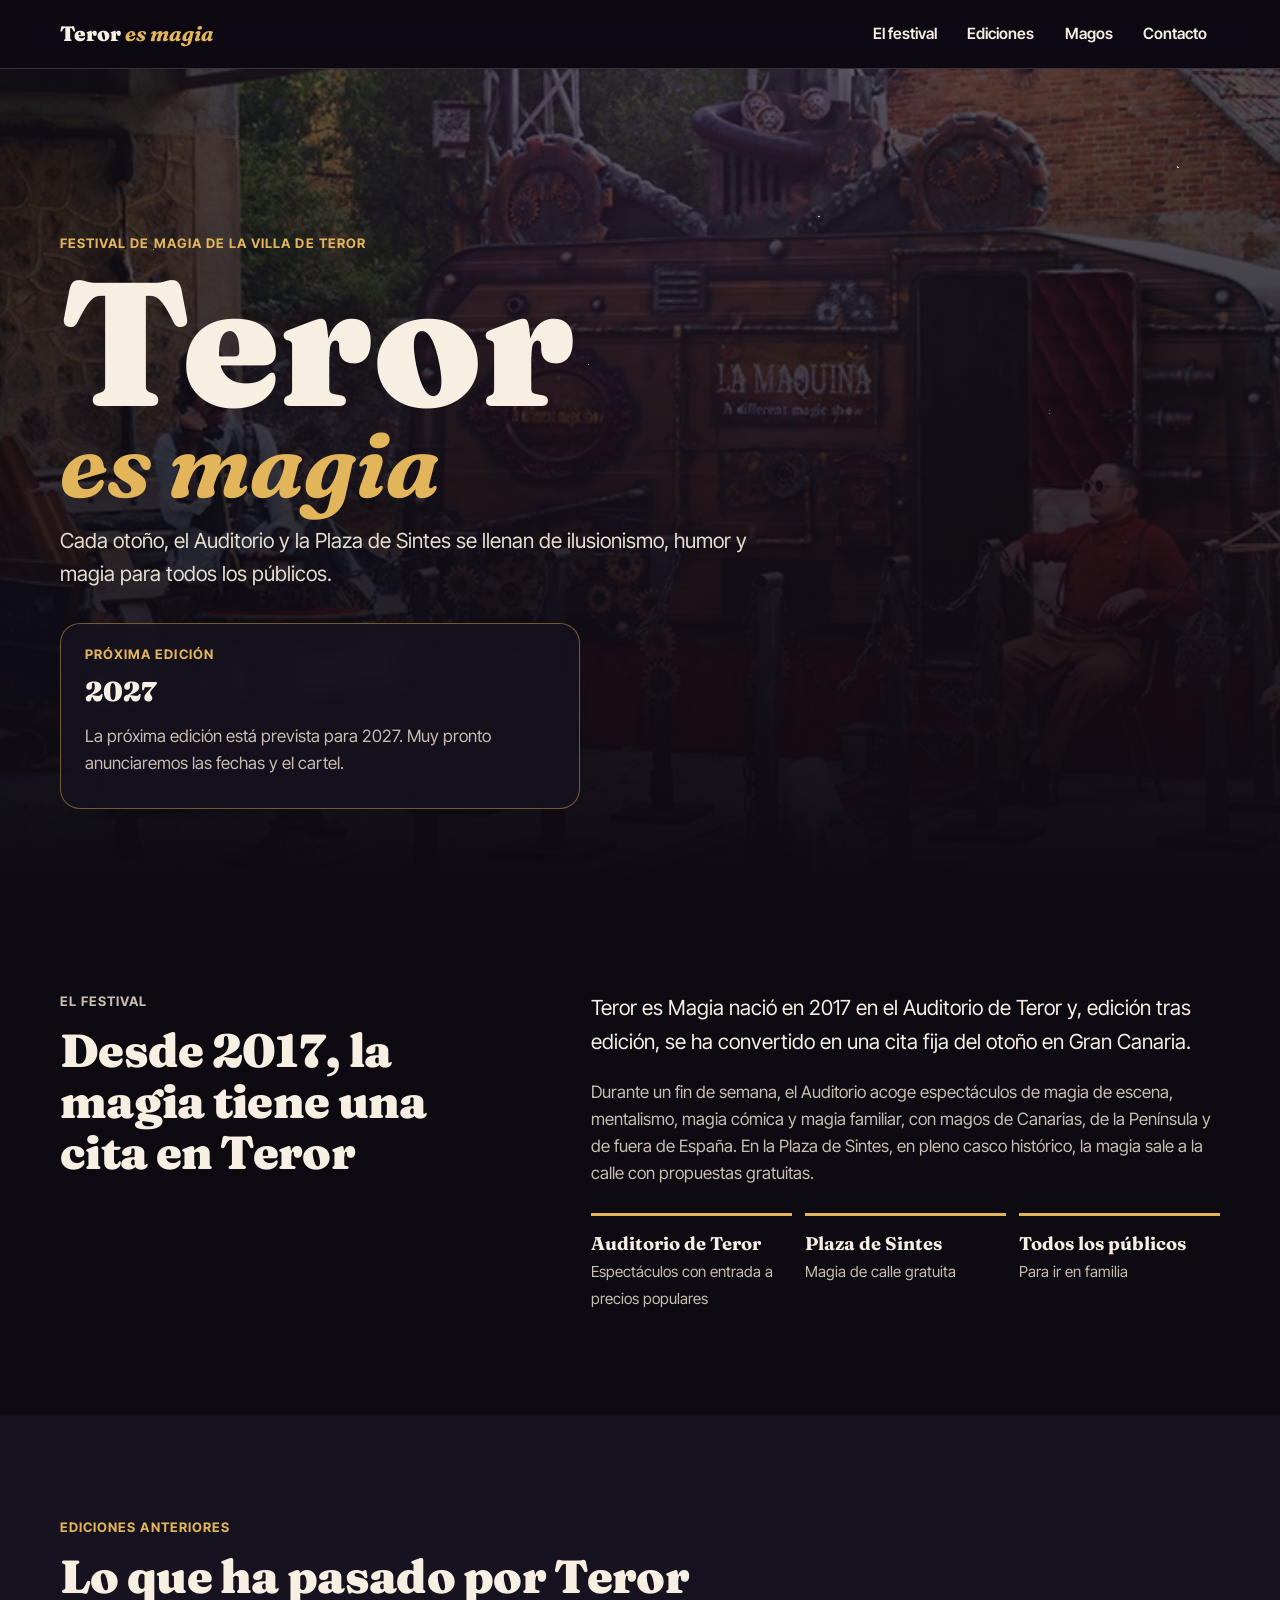
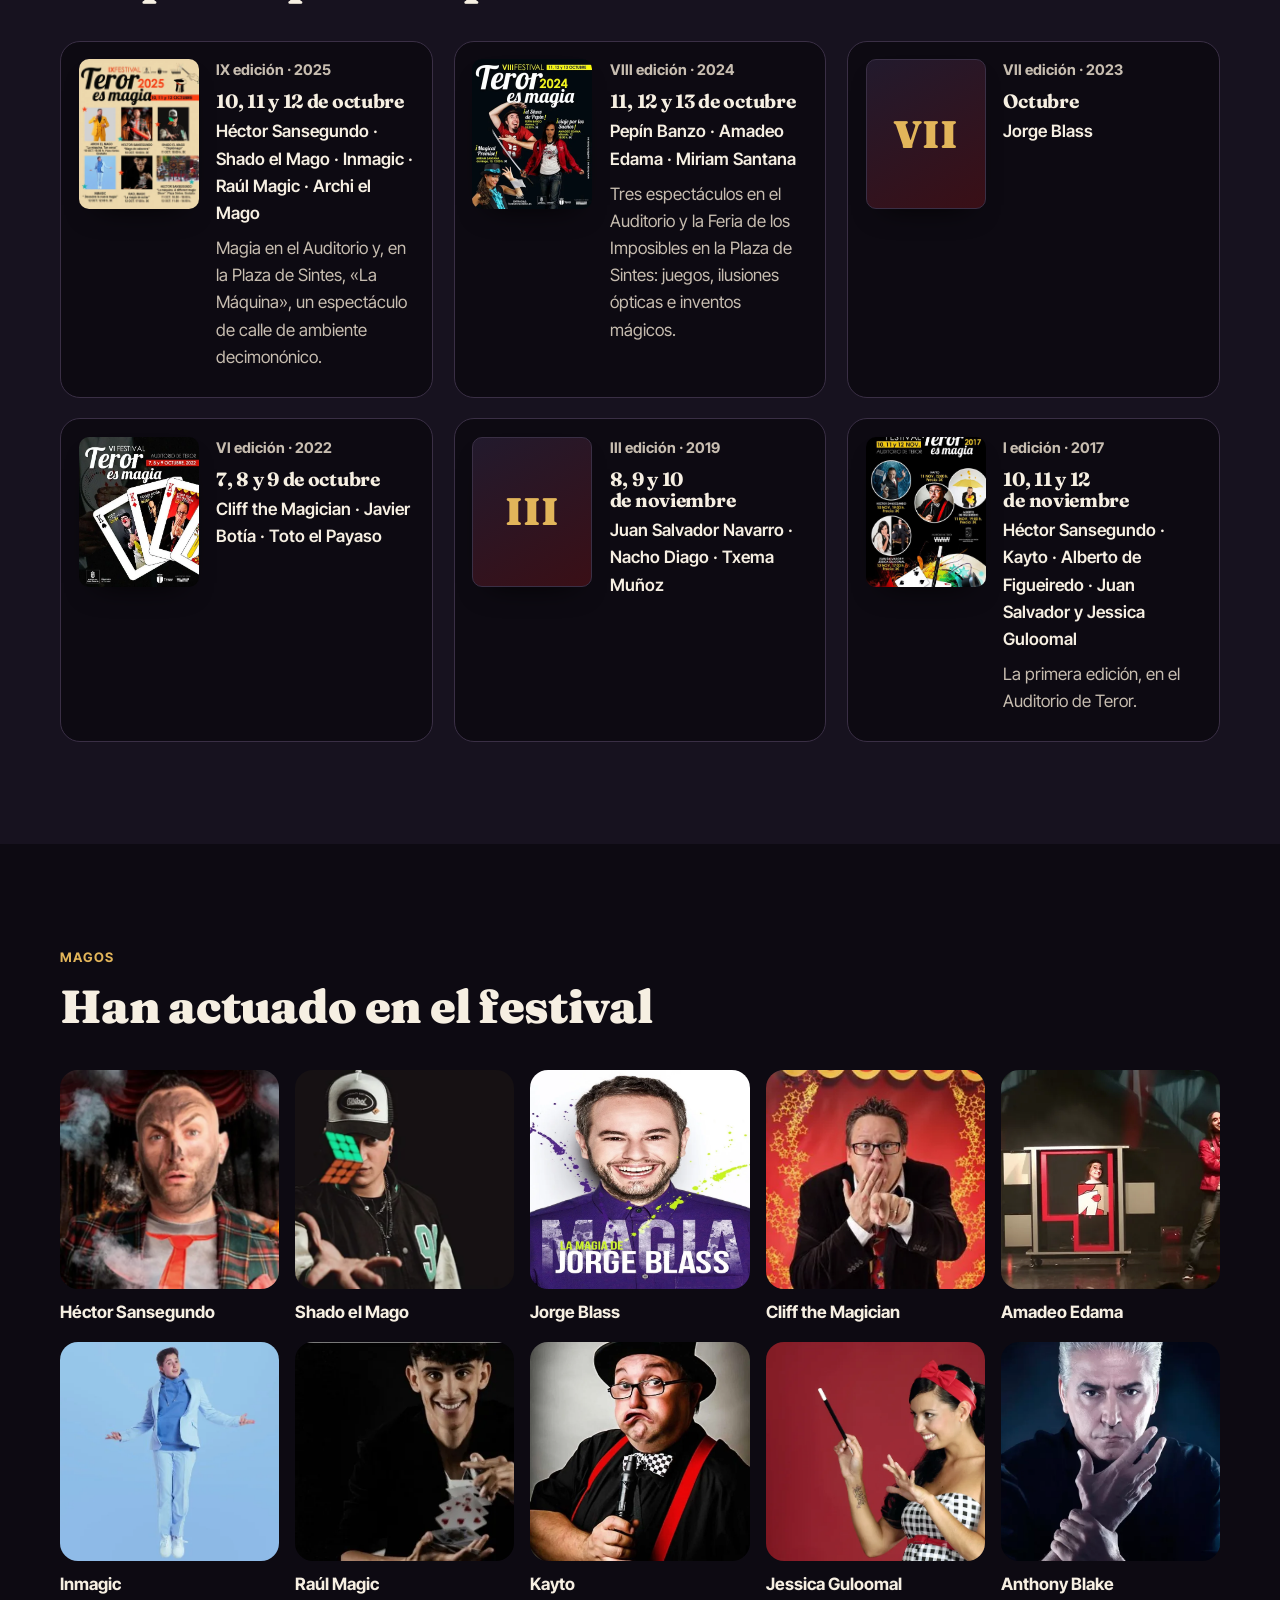
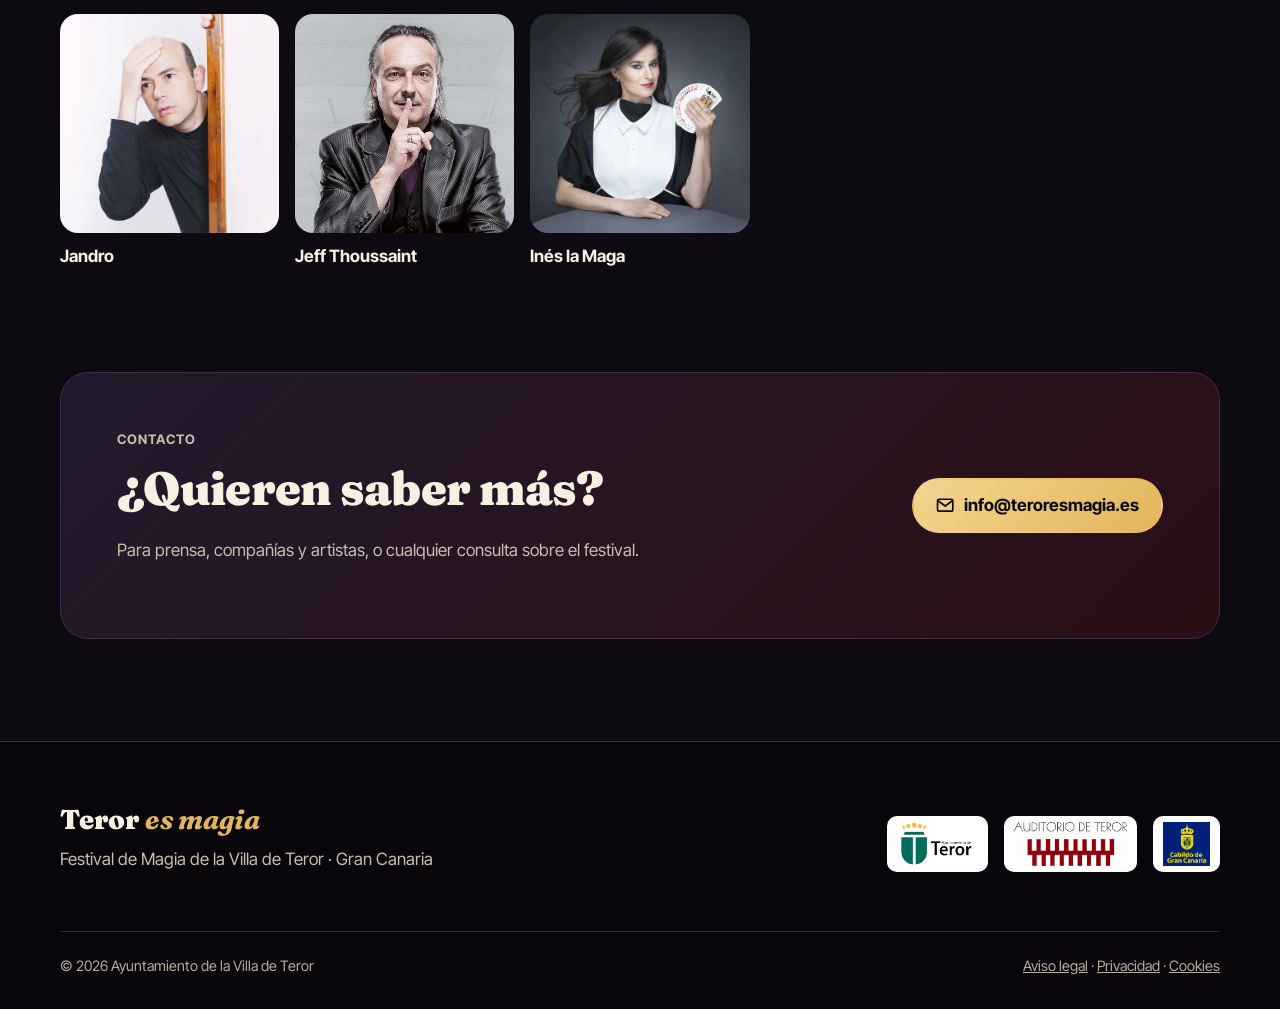
<file: index.html>
<!doctype html>
<html lang="es" class="sin-js">
<head>
<meta charset="utf-8">
<meta name="viewport" content="width=device-width, initial-scale=1">
<title>Teror es Magia · Festival de Magia de la Villa de Teror</title>
<meta name="description" content="Festival de magia de Teror (Gran Canaria) desde 2017: espectáculos en el Auditorio y magia de calle en la Plaza de Sintes.">
<link rel="canonical" href="https://teroresmagia.es/">
<meta name="theme-color" content="#0d0a12">
<meta property="og:type" content="website">
<meta property="og:site_name" content="Teror es Magia">
<meta property="og:locale" content="es_ES">
<meta property="og:title" content="Teror es Magia · Festival de Magia de la Villa de Teror">
<meta property="og:description" content="Festival de magia de Teror (Gran Canaria) desde 2017: espectáculos en el Auditorio y magia de calle en la Plaza de Sintes.">
<meta property="og:url" content="https://teroresmagia.es/">
<meta property="og:image" content="https://teroresmagia.es/img/og.png">
<meta name="twitter:card" content="summary_large_image">
<link rel="icon" href="/favicon.svg" type="image/svg+xml">
<link rel="icon" href="/favicon.png" type="image/png">
<link rel="apple-touch-icon" href="/apple-touch-icon.png">
<link rel="manifest" href="/site.webmanifest">
<link rel="preload" href="/fonts/fraunces-latin-900-normal.woff2" as="font" type="font/woff2" crossorigin>
<link rel="preload" href="/fonts/inter-tight-latin-400-normal.woff2" as="font" type="font/woff2" crossorigin>
<link rel="stylesheet" href="/css/estilos.css">
</head>
<body>
<a class="saltar" href="#contenido">Saltar al contenido</a>
<header class="nav">
  <div class="contenedor nav-fila">
    <a class="marca" href="/" aria-label="Teror es Magia, ir al inicio"><span class="logo"><b>Teror</b> <i>es magia</i></span></a>
    <button class="boton-menu" type="button" aria-controls="menu" aria-expanded="false"><span class="visualmente-oculto">Abrir menú</span><svg viewBox="0 0 24 24" fill="none" stroke="currentColor" stroke-width="2.2" stroke-linecap="round" aria-hidden="true"><path d="M4 7h16M4 12h16M4 17h16"/></svg></button>
    <ul class="menu" id="menu"><li><a href="/#festival">El festival</a></li><li><a href="/#ediciones">Ediciones</a></li><li><a href="/#magos">Magos</a></li><li><a href="/#contacto">Contacto</a></li></ul>
  </div>
</header>
<main id="contenido">
<section class="portada con-foto">
  <img class="portada-foto" src="/img/fotos/la-maquina-800.webp" srcset="/img/fotos/la-maquina-800.webp 800w, /img/fotos/la-maquina-1600.webp 1600w" sizes="100vw" alt="Espectáculo de magia de calle con una gran máquina de ambiente decimonónico en la Plaza de Sintes" loading="eager" decoding="async" fetchpriority="high">
  <div class="estrellas" aria-hidden="true"></div>
  <div class="contenedor portada-txt">
    <p class="antetitulo">Festival de Magia de la Villa de Teror</p>
    <h1><span class="t1">Teror</span> <span class="t2">es magia</span></h1>
    <p class="entradilla">Cada otoño, el Auditorio y la Plaza de Sintes se llenan de ilusionismo, humor y magia para todos los públicos.</p>
    <div class="proxima aparece">
      <p class="proxima-etiqueta">Próxima edición</p>
      <p class="proxima-fechas">2027</p>
      <p>La próxima edición está prevista para 2027. Muy pronto anunciaremos las fechas y el cartel.</p>
      
    </div>
  </div>
</section>

<section class="seccion" id="festival" aria-labelledby="t-festival">
  <div class="contenedor festival-grid">
    <div><p class="antetitulo">El festival</p><h2 id="t-festival">Desde 2017, la magia tiene una cita en Teror</h2></div>
    <div>
      <p class="entradilla">Teror es Magia nació en 2017 en el Auditorio de Teror y, edición tras edición, se ha convertido en una cita fija del otoño en Gran Canaria.</p>
      <p>Durante un fin de semana, el Auditorio acoge espectáculos de magia de escena, mentalismo, magia cómica y magia familiar, con magos de Canarias, de la Península y de fuera de España. En la Plaza de Sintes, en pleno casco histórico, la magia sale a la calle con propuestas gratuitas.</p>
      <ul class="datos">
        <li><strong>Auditorio de Teror</strong><span>Espectáculos con entrada a precios populares</span></li>
        <li><strong>Plaza de Sintes</strong><span>Magia de calle gratuita</span></li>
        <li><strong>Todos los públicos</strong><span>Para ir en familia</span></li>
      </ul>
    </div>
  </div>
</section>

<section class="seccion seccion-alta" id="ediciones" aria-labelledby="t-ediciones">
  <div class="contenedor">
    <div class="cabecera-seccion"><p class="antetitulo">Ediciones anteriores</p><h2 id="t-ediciones">Lo que ha pasado por Teror</h2></div>
    <ol class="ediciones"><li class="edicion aparece con-cartel">
      <img class="cartel" src="/img/carteles/2025-800.webp" srcset="/img/carteles/2025-800.webp 800w, /img/carteles/2025-1600.webp 1600w" sizes="(min-width: 900px) 260px, 70vw" alt="Cartel del IX Festival Teror es Magia, 10, 11 y 12 de octubre de 2025" loading="lazy" decoding="async">
      <div class="edicion-txt"><p class="edicion-n">IX edición · 2025</p>
      <h3>10, 11 y 12 de octubre</h3><p class="edicion-artistas">Héctor Sansegundo · Shado el Mago · Inmagic · Raúl Magic · Archi el Mago</p>
      <p>Magia en el Auditorio y, en la Plaza de Sintes, «La Máquina», un espectáculo de calle de ambiente decimonónico.</p></div></li><li class="edicion aparece con-cartel">
      <img class="cartel" src="/img/carteles/2024-800.webp" srcset="/img/carteles/2024-800.webp 800w, /img/carteles/2024-1600.webp 1600w" sizes="(min-width: 900px) 260px, 70vw" alt="Cartel del VIII Festival Teror es Magia, 11, 12 y 13 de octubre de 2024" loading="lazy" decoding="async">
      <div class="edicion-txt"><p class="edicion-n">VIII edición · 2024</p>
      <h3>11, 12 y 13 de octubre</h3><p class="edicion-artistas">Pepín Banzo · Amadeo Edama · Miriam Santana</p>
      <p>Tres espectáculos en el Auditorio y la Feria de los Imposibles en la Plaza de Sintes: juegos, ilusiones ópticas e inventos mágicos.</p></div></li><li class="edicion aparece">
      <div class="cartel cartel-vacio" aria-hidden="true"><span>VII</span></div>
      <div class="edicion-txt"><p class="edicion-n">VII edición · 2023</p>
      <h3>Octubre</h3><p class="edicion-artistas">Jorge Blass</p>
      </div></li><li class="edicion aparece con-cartel">
      <img class="cartel" src="/img/carteles/2022-800.webp" srcset="/img/carteles/2022-800.webp 800w, /img/carteles/2022-1600.webp 1600w" sizes="(min-width: 900px) 260px, 70vw" alt="Cartel del VI Festival Teror es Magia, 7, 8 y 9 de octubre de 2022" loading="lazy" decoding="async">
      <div class="edicion-txt"><p class="edicion-n">VI edición · 2022</p>
      <h3>7, 8 y 9 de octubre</h3><p class="edicion-artistas">Cliff the Magician · Javier Botía · Toto el Payaso</p>
      </div></li><li class="edicion aparece">
      <div class="cartel cartel-vacio" aria-hidden="true"><span>III</span></div>
      <div class="edicion-txt"><p class="edicion-n">III edición · 2019</p>
      <h3>8, 9 y 10 de noviembre</h3><p class="edicion-artistas">Juan Salvador Navarro · Nacho Diago · Txema Muñoz</p>
      </div></li><li class="edicion aparece con-cartel">
      <img class="cartel" src="/img/carteles/2017-800.webp" srcset="/img/carteles/2017-800.webp 800w, /img/carteles/2017-1600.webp 1600w" sizes="(min-width: 900px) 260px, 70vw" alt="Cartel del I Festival Teror es Magia, 10, 11 y 12 de noviembre de 2017" loading="lazy" decoding="async">
      <div class="edicion-txt"><p class="edicion-n">I edición · 2017</p>
      <h3>10, 11 y 12 de noviembre</h3><p class="edicion-artistas">Héctor Sansegundo · Kayto · Alberto de Figueiredo · Juan Salvador y Jessica Guloomal</p>
      <p>La primera edición, en el Auditorio de Teror.</p></div></li></ol>
  </div>
</section>

<section class="seccion" id="magos" aria-labelledby="t-magos">
  <div class="contenedor">
    <div class="cabecera-seccion"><p class="antetitulo">Magos</p><h2 id="t-magos">Han actuado en el festival</h2></div>
    <ul class="magos"><li class="mago aparece"><img class="mago-foto" src="/img/magos/hector-sansegundo-800.webp" srcset="/img/magos/hector-sansegundo-800.webp 800w, /img/magos/hector-sansegundo-1600.webp 1600w" sizes="(min-width: 900px) 220px, 45vw" alt="Héctor Sansegundo" loading="lazy" decoding="async"><p>Héctor Sansegundo</p></li><li class="mago aparece"><img class="mago-foto" src="/img/magos/shado-el-mago-800.webp" srcset="/img/magos/shado-el-mago-800.webp 800w, /img/magos/shado-el-mago-1600.webp 1600w" sizes="(min-width: 900px) 220px, 45vw" alt="Shado el Mago" loading="lazy" decoding="async"><p>Shado el Mago</p></li><li class="mago aparece"><img class="mago-foto" src="/img/magos/jorge-blass-800.webp" srcset="/img/magos/jorge-blass-800.webp 800w, /img/magos/jorge-blass-1600.webp 1600w" sizes="(min-width: 900px) 220px, 45vw" alt="Jorge Blass" loading="lazy" decoding="async"><p>Jorge Blass</p></li><li class="mago aparece"><img class="mago-foto" src="/img/magos/cliff-the-magician-800.webp" srcset="/img/magos/cliff-the-magician-800.webp 800w, /img/magos/cliff-the-magician-1600.webp 1600w" sizes="(min-width: 900px) 220px, 45vw" alt="Cliff the Magician" loading="lazy" decoding="async"><p>Cliff the Magician</p></li><li class="mago aparece"><img class="mago-foto" src="/img/magos/amadeo-edama-800.webp" srcset="/img/magos/amadeo-edama-800.webp 800w, /img/magos/amadeo-edama-1600.webp 1600w" sizes="(min-width: 900px) 220px, 45vw" alt="Amadeo Edama" loading="lazy" decoding="async"><p>Amadeo Edama</p></li><li class="mago aparece"><img class="mago-foto" src="/img/magos/inmagic-800.webp" srcset="/img/magos/inmagic-800.webp 800w, /img/magos/inmagic-1600.webp 1600w" sizes="(min-width: 900px) 220px, 45vw" alt="Inmagic" loading="lazy" decoding="async"><p>Inmagic</p></li><li class="mago aparece"><img class="mago-foto" src="/img/magos/raul-magic-800.webp" srcset="/img/magos/raul-magic-800.webp 800w, /img/magos/raul-magic-1600.webp 1600w" sizes="(min-width: 900px) 220px, 45vw" alt="Raúl Magic" loading="lazy" decoding="async"><p>Raúl Magic</p></li><li class="mago aparece"><img class="mago-foto" src="/img/magos/kayto-800.webp" srcset="/img/magos/kayto-800.webp 800w, /img/magos/kayto-1600.webp 1600w" sizes="(min-width: 900px) 220px, 45vw" alt="Kayto" loading="lazy" decoding="async"><p>Kayto</p></li><li class="mago aparece"><img class="mago-foto" src="/img/magos/jessica-guloomal-800.webp" srcset="/img/magos/jessica-guloomal-800.webp 800w, /img/magos/jessica-guloomal-1600.webp 1600w" sizes="(min-width: 900px) 220px, 45vw" alt="Jessica Guloomal" loading="lazy" decoding="async"><p>Jessica Guloomal</p></li><li class="mago aparece"><img class="mago-foto" src="/img/magos/anthony-blake-800.webp" srcset="/img/magos/anthony-blake-800.webp 800w, /img/magos/anthony-blake-1600.webp 1600w" sizes="(min-width: 900px) 220px, 45vw" alt="Anthony Blake" loading="lazy" decoding="async"><p>Anthony Blake</p></li><li class="mago aparece"><img class="mago-foto" src="/img/magos/jandro-800.webp" srcset="/img/magos/jandro-800.webp 800w, /img/magos/jandro-1600.webp 1600w" sizes="(min-width: 900px) 220px, 45vw" alt="Jandro" loading="lazy" decoding="async"><p>Jandro</p></li><li class="mago aparece"><img class="mago-foto" src="/img/magos/jeff-thoussaint-800.webp" srcset="/img/magos/jeff-thoussaint-800.webp 800w, /img/magos/jeff-thoussaint-1600.webp 1600w" sizes="(min-width: 900px) 220px, 45vw" alt="Jeff Thoussaint" loading="lazy" decoding="async"><p>Jeff Thoussaint</p></li><li class="mago aparece"><img class="mago-foto" src="/img/magos/ines-la-maga-800.webp" srcset="/img/magos/ines-la-maga-800.webp 800w, /img/magos/ines-la-maga-1600.webp 1600w" sizes="(min-width: 900px) 220px, 45vw" alt="Inés la Maga" loading="lazy" decoding="async"><p>Inés la Maga</p></li></ul>
  </div>
</section>

<section class="seccion contacto" id="contacto" aria-labelledby="t-contacto">
  <div class="contenedor contacto-caja aparece">
    <div><p class="antetitulo">Contacto</p><h2 id="t-contacto">¿Quieren saber más?</h2>
    <p>Para prensa, compañías y artistas, o cualquier consulta sobre el festival.</p></div>
    <a class="boton boton-oro" href="mailto:info@teroresmagia.es?subject=Consulta%20sobre%20Teror%20es%20Magia"><svg viewBox="0 0 24 24" fill="none" stroke="currentColor" stroke-width="2" stroke-linecap="round" stroke-linejoin="round" aria-hidden="true"><rect x="3" y="5" width="18" height="14" rx="2"/><path d="m4 7 8 6 8-6"/></svg> info@teroresmagia.es</a>
  </div>
</section>
</main>
<footer class="pie">
  <div class="contenedor">
    <div class="pie-arriba">
      <div><p class="pie-logo"><b>Teror</b> <i>es magia</i></p>
      <p>Festival de Magia de la Villa de Teror · Gran Canaria</p></div>
      <div class="pie-logos">
        <img src="/img/logos/ayuntamiento-teror.jpg" width="550" height="298" alt="Ayuntamiento de Teror" loading="lazy">
        <img src="/img/logos/auditorio-teror.png" width="359" height="140" alt="Auditorio de Teror" loading="lazy">
        <img src="/img/logos/cabildo-gran-canaria.png" width="1744" height="1638" alt="Cabildo de Gran Canaria" loading="lazy">
      </div>
    </div>
    <div class="pie-base">
      <span>© <span id="anio">2026</span> Ayuntamiento de la Villa de Teror</span>
      <span><a href="/aviso-legal">Aviso legal</a> · <a href="/privacidad">Privacidad</a> · <a href="/cookies">Cookies</a></span>
    </div>
  </div>
</footer>
<script src="/js/main.js" defer></script>
<script type="application/ld+json">{"@context": "https://schema.org", "@type": "Festival", "name": "Teror es Magia", "description": "Festival de Magia de la Villa de Teror, en Gran Canaria.", "url": "https://teroresmagia.es/", "location": {"@type": "Place", "name": "Auditorio de Teror", "address": {"@type": "PostalAddress", "streetAddress": "Plaza de Sintes", "addressLocality": "Teror", "postalCode": "35330", "addressRegion": "Las Palmas", "addressCountry": "ES"}}}</script>
</body>
</html>
</file>
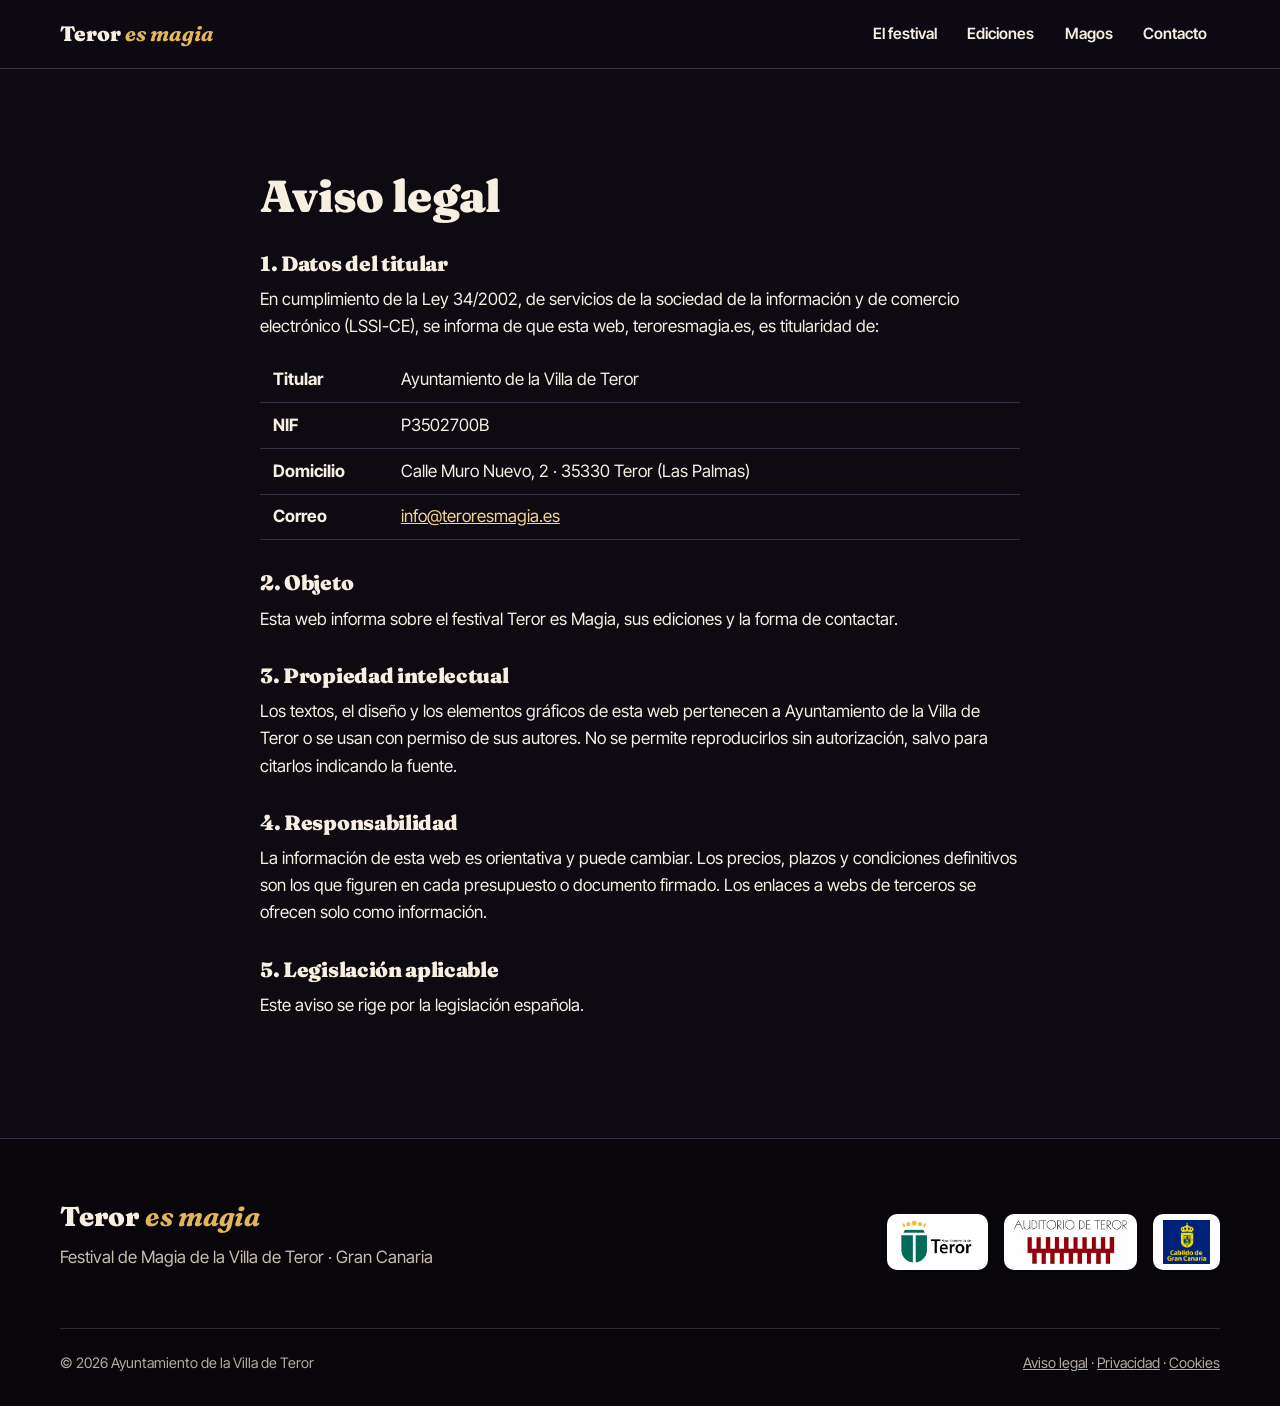
<file: aviso-legal.html>
<!doctype html>
<html lang="es" class="sin-js">
<head>
<meta charset="utf-8">
<meta name="viewport" content="width=device-width, initial-scale=1">
<title>Aviso legal · Teror es Magia</title>
<meta name="description" content="Aviso legal de la web de Teror es Magia.">
<link rel="canonical" href="https://teroresmagia.es/aviso-legal">
<meta name="theme-color" content="#0d0a12">
<meta property="og:type" content="website">
<meta property="og:site_name" content="Teror es Magia">
<meta property="og:locale" content="es_ES">
<meta property="og:title" content="Aviso legal · Teror es Magia">
<meta property="og:description" content="Aviso legal de la web de Teror es Magia.">
<meta property="og:url" content="https://teroresmagia.es/aviso-legal">
<meta property="og:image" content="https://teroresmagia.es/img/og.png">
<meta name="twitter:card" content="summary_large_image">
<link rel="icon" href="/favicon.svg" type="image/svg+xml">
<link rel="icon" href="/favicon.png" type="image/png">
<link rel="apple-touch-icon" href="/apple-touch-icon.png">
<link rel="manifest" href="/site.webmanifest">
<link rel="preload" href="/fonts/fraunces-latin-900-normal.woff2" as="font" type="font/woff2" crossorigin>
<link rel="preload" href="/fonts/inter-tight-latin-400-normal.woff2" as="font" type="font/woff2" crossorigin>
<link rel="stylesheet" href="/css/estilos.css">
</head>
<body>
<a class="saltar" href="#contenido">Saltar al contenido</a>
<header class="nav">
  <div class="contenedor nav-fila">
    <a class="marca" href="/" aria-label="Teror es Magia, ir al inicio"><span class="logo"><b>Teror</b> <i>es magia</i></span></a>
    <button class="boton-menu" type="button" aria-controls="menu" aria-expanded="false"><span class="visualmente-oculto">Abrir menú</span><svg viewBox="0 0 24 24" fill="none" stroke="currentColor" stroke-width="2.2" stroke-linecap="round" aria-hidden="true"><path d="M4 7h16M4 12h16M4 17h16"/></svg></button>
    <ul class="menu" id="menu"><li><a href="/#festival">El festival</a></li><li><a href="/#ediciones">Ediciones</a></li><li><a href="/#magos">Magos</a></li><li><a href="/#contacto">Contacto</a></li></ul>
  </div>
</header>
<main id="contenido">
<section class="seccion legal"><div class="contenedor estrecho"><h1>Aviso legal</h1><h2>1. Datos del titular</h2>
<p>En cumplimiento de la Ley 34/2002, de servicios de la sociedad de la información y de comercio electrónico (LSSI-CE), se informa de que esta web, teroresmagia.es, es titularidad de:</p>
<table class="tabla-legal">
<tr><th scope="row">Titular</th><td>Ayuntamiento de la Villa de Teror</td></tr>
<tr><th scope="row">NIF</th><td>P3502700B</td></tr>
<tr><th scope="row">Domicilio</th><td>Calle Muro Nuevo, 2 · 35330 Teror (Las Palmas)</td></tr>
<tr><th scope="row">Correo</th><td><a href="mailto:info@teroresmagia.es">info@teroresmagia.es</a></td></tr>

</table>
<h2>2. Objeto</h2>
<p>Esta web informa sobre el festival Teror es Magia, sus ediciones y la forma de contactar.</p>
<h2>3. Propiedad intelectual</h2>
<p>Los textos, el diseño y los elementos gráficos de esta web pertenecen a Ayuntamiento de la Villa de Teror o se usan con permiso de sus autores. No se permite reproducirlos sin autorización, salvo para citarlos indicando la fuente.</p>
<h2>4. Responsabilidad</h2>
<p>La información de esta web es orientativa y puede cambiar. Los precios, plazos y condiciones definitivos son los que figuren en cada presupuesto o documento firmado. Los enlaces a webs de terceros se ofrecen solo como información.</p>
<h2>5. Legislación aplicable</h2>
<p>Este aviso se rige por la legislación española.</p></div></section>
</main>
<footer class="pie">
  <div class="contenedor">
    <div class="pie-arriba">
      <div><p class="pie-logo"><b>Teror</b> <i>es magia</i></p>
      <p>Festival de Magia de la Villa de Teror · Gran Canaria</p></div>
      <div class="pie-logos">
        <img src="/img/logos/ayuntamiento-teror.jpg" width="550" height="298" alt="Ayuntamiento de Teror" loading="lazy">
        <img src="/img/logos/auditorio-teror.png" width="359" height="140" alt="Auditorio de Teror" loading="lazy">
        <img src="/img/logos/cabildo-gran-canaria.png" width="1744" height="1638" alt="Cabildo de Gran Canaria" loading="lazy">
      </div>
    </div>
    <div class="pie-base">
      <span>© <span id="anio">2026</span> Ayuntamiento de la Villa de Teror</span>
      <span><a href="/aviso-legal">Aviso legal</a> · <a href="/privacidad">Privacidad</a> · <a href="/cookies">Cookies</a></span>
    </div>
  </div>
</footer>
<script src="/js/main.js" defer></script>

</body>
</html>
</file>
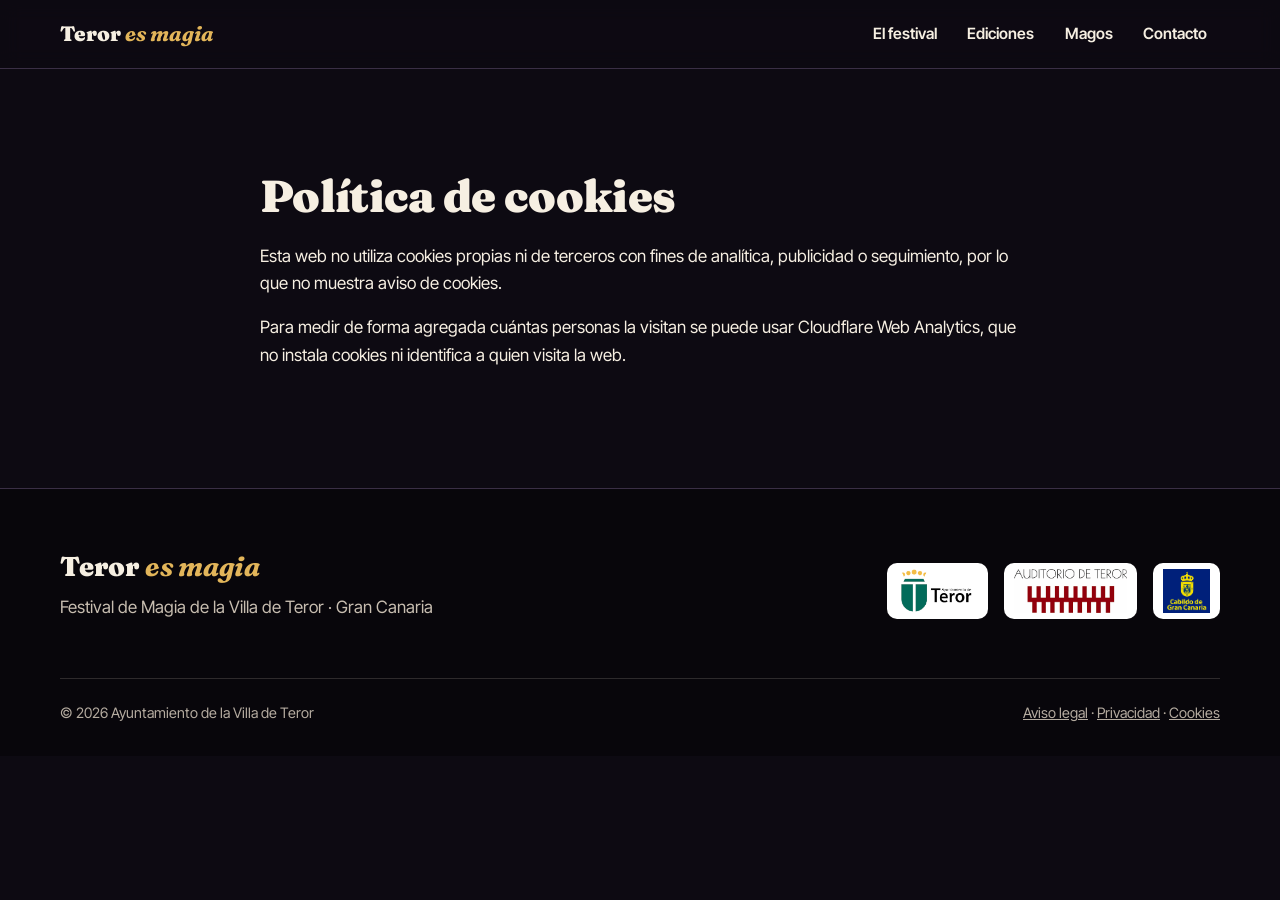
<file: cookies.html>
<!doctype html>
<html lang="es" class="sin-js">
<head>
<meta charset="utf-8">
<meta name="viewport" content="width=device-width, initial-scale=1">
<title>Política de cookies · Teror es Magia</title>
<meta name="description" content="Política de cookies de la web de Teror es Magia.">
<link rel="canonical" href="https://teroresmagia.es/cookies">
<meta name="theme-color" content="#0d0a12">
<meta property="og:type" content="website">
<meta property="og:site_name" content="Teror es Magia">
<meta property="og:locale" content="es_ES">
<meta property="og:title" content="Política de cookies · Teror es Magia">
<meta property="og:description" content="Política de cookies de la web de Teror es Magia.">
<meta property="og:url" content="https://teroresmagia.es/cookies">
<meta property="og:image" content="https://teroresmagia.es/img/og.png">
<meta name="twitter:card" content="summary_large_image">
<link rel="icon" href="/favicon.svg" type="image/svg+xml">
<link rel="icon" href="/favicon.png" type="image/png">
<link rel="apple-touch-icon" href="/apple-touch-icon.png">
<link rel="manifest" href="/site.webmanifest">
<link rel="preload" href="/fonts/fraunces-latin-900-normal.woff2" as="font" type="font/woff2" crossorigin>
<link rel="preload" href="/fonts/inter-tight-latin-400-normal.woff2" as="font" type="font/woff2" crossorigin>
<link rel="stylesheet" href="/css/estilos.css">
</head>
<body>
<a class="saltar" href="#contenido">Saltar al contenido</a>
<header class="nav">
  <div class="contenedor nav-fila">
    <a class="marca" href="/" aria-label="Teror es Magia, ir al inicio"><span class="logo"><b>Teror</b> <i>es magia</i></span></a>
    <button class="boton-menu" type="button" aria-controls="menu" aria-expanded="false"><span class="visualmente-oculto">Abrir menú</span><svg viewBox="0 0 24 24" fill="none" stroke="currentColor" stroke-width="2.2" stroke-linecap="round" aria-hidden="true"><path d="M4 7h16M4 12h16M4 17h16"/></svg></button>
    <ul class="menu" id="menu"><li><a href="/#festival">El festival</a></li><li><a href="/#ediciones">Ediciones</a></li><li><a href="/#magos">Magos</a></li><li><a href="/#contacto">Contacto</a></li></ul>
  </div>
</header>
<main id="contenido">
<section class="seccion legal"><div class="contenedor estrecho"><h1>Política de cookies</h1><p>Esta web no utiliza cookies propias ni de terceros con fines de analítica, publicidad o seguimiento, por lo que no muestra aviso de cookies.</p>
<p>Para medir de forma agregada cuántas personas la visitan se puede usar Cloudflare Web Analytics, que no instala cookies ni identifica a quien visita la web.</p></div></section>
</main>
<footer class="pie">
  <div class="contenedor">
    <div class="pie-arriba">
      <div><p class="pie-logo"><b>Teror</b> <i>es magia</i></p>
      <p>Festival de Magia de la Villa de Teror · Gran Canaria</p></div>
      <div class="pie-logos">
        <img src="/img/logos/ayuntamiento-teror.jpg" width="550" height="298" alt="Ayuntamiento de Teror" loading="lazy">
        <img src="/img/logos/auditorio-teror.png" width="359" height="140" alt="Auditorio de Teror" loading="lazy">
        <img src="/img/logos/cabildo-gran-canaria.png" width="1744" height="1638" alt="Cabildo de Gran Canaria" loading="lazy">
      </div>
    </div>
    <div class="pie-base">
      <span>© <span id="anio">2026</span> Ayuntamiento de la Villa de Teror</span>
      <span><a href="/aviso-legal">Aviso legal</a> · <a href="/privacidad">Privacidad</a> · <a href="/cookies">Cookies</a></span>
    </div>
  </div>
</footer>
<script src="/js/main.js" defer></script>

</body>
</html>
</file>
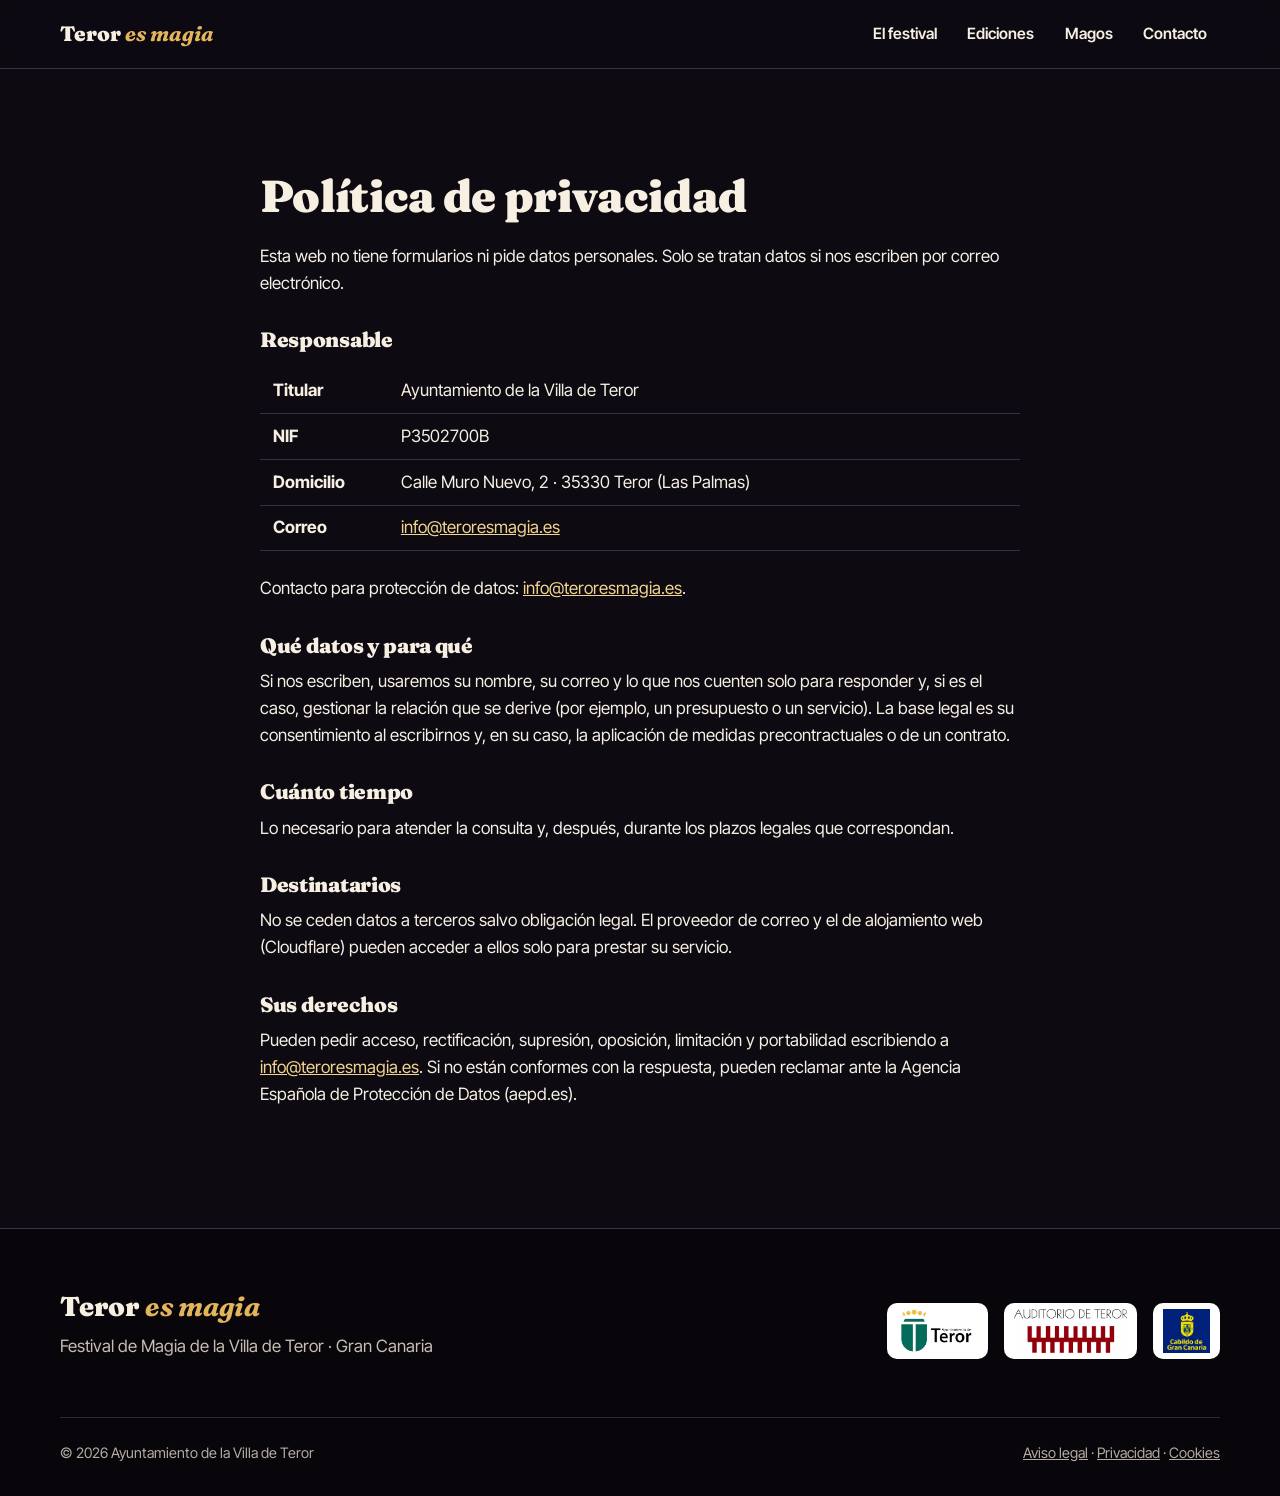
<file: privacidad.html>
<!doctype html>
<html lang="es" class="sin-js">
<head>
<meta charset="utf-8">
<meta name="viewport" content="width=device-width, initial-scale=1">
<title>Política de privacidad · Teror es Magia</title>
<meta name="description" content="Política de privacidad de la web de Teror es Magia.">
<link rel="canonical" href="https://teroresmagia.es/privacidad">
<meta name="theme-color" content="#0d0a12">
<meta property="og:type" content="website">
<meta property="og:site_name" content="Teror es Magia">
<meta property="og:locale" content="es_ES">
<meta property="og:title" content="Política de privacidad · Teror es Magia">
<meta property="og:description" content="Política de privacidad de la web de Teror es Magia.">
<meta property="og:url" content="https://teroresmagia.es/privacidad">
<meta property="og:image" content="https://teroresmagia.es/img/og.png">
<meta name="twitter:card" content="summary_large_image">
<link rel="icon" href="/favicon.svg" type="image/svg+xml">
<link rel="icon" href="/favicon.png" type="image/png">
<link rel="apple-touch-icon" href="/apple-touch-icon.png">
<link rel="manifest" href="/site.webmanifest">
<link rel="preload" href="/fonts/fraunces-latin-900-normal.woff2" as="font" type="font/woff2" crossorigin>
<link rel="preload" href="/fonts/inter-tight-latin-400-normal.woff2" as="font" type="font/woff2" crossorigin>
<link rel="stylesheet" href="/css/estilos.css">
</head>
<body>
<a class="saltar" href="#contenido">Saltar al contenido</a>
<header class="nav">
  <div class="contenedor nav-fila">
    <a class="marca" href="/" aria-label="Teror es Magia, ir al inicio"><span class="logo"><b>Teror</b> <i>es magia</i></span></a>
    <button class="boton-menu" type="button" aria-controls="menu" aria-expanded="false"><span class="visualmente-oculto">Abrir menú</span><svg viewBox="0 0 24 24" fill="none" stroke="currentColor" stroke-width="2.2" stroke-linecap="round" aria-hidden="true"><path d="M4 7h16M4 12h16M4 17h16"/></svg></button>
    <ul class="menu" id="menu"><li><a href="/#festival">El festival</a></li><li><a href="/#ediciones">Ediciones</a></li><li><a href="/#magos">Magos</a></li><li><a href="/#contacto">Contacto</a></li></ul>
  </div>
</header>
<main id="contenido">
<section class="seccion legal"><div class="contenedor estrecho"><h1>Política de privacidad</h1><p>Esta web no tiene formularios ni pide datos personales. Solo se tratan datos si nos escriben por correo electrónico.</p>
<h2>Responsable</h2>
<table class="tabla-legal">
<tr><th scope="row">Titular</th><td>Ayuntamiento de la Villa de Teror</td></tr>
<tr><th scope="row">NIF</th><td>P3502700B</td></tr>
<tr><th scope="row">Domicilio</th><td>Calle Muro Nuevo, 2 · 35330 Teror (Las Palmas)</td></tr>
<tr><th scope="row">Correo</th><td><a href="mailto:info@teroresmagia.es">info@teroresmagia.es</a></td></tr>

</table>
<p>Contacto para protección de datos: <a href="mailto:info@teroresmagia.es">info@teroresmagia.es</a>.</p>
<h2>Qué datos y para qué</h2>
<p>Si nos escriben, usaremos su nombre, su correo y lo que nos cuenten solo para responder y, si es el caso, gestionar la relación que se derive (por ejemplo, un presupuesto o un servicio). La base legal es su consentimiento al escribirnos y, en su caso, la aplicación de medidas precontractuales o de un contrato.</p>
<h2>Cuánto tiempo</h2>
<p>Lo necesario para atender la consulta y, después, durante los plazos legales que correspondan.</p>
<h2>Destinatarios</h2>
<p>No se ceden datos a terceros salvo obligación legal. El proveedor de correo y el de alojamiento web (Cloudflare) pueden acceder a ellos solo para prestar su servicio.</p>
<h2>Sus derechos</h2>
<p>Pueden pedir acceso, rectificación, supresión, oposición, limitación y portabilidad escribiendo a <a href="mailto:info@teroresmagia.es">info@teroresmagia.es</a>. Si no están conformes con la respuesta, pueden reclamar ante la Agencia Española de Protección de Datos (aepd.es).</p></div></section>
</main>
<footer class="pie">
  <div class="contenedor">
    <div class="pie-arriba">
      <div><p class="pie-logo"><b>Teror</b> <i>es magia</i></p>
      <p>Festival de Magia de la Villa de Teror · Gran Canaria</p></div>
      <div class="pie-logos">
        <img src="/img/logos/ayuntamiento-teror.jpg" width="550" height="298" alt="Ayuntamiento de Teror" loading="lazy">
        <img src="/img/logos/auditorio-teror.png" width="359" height="140" alt="Auditorio de Teror" loading="lazy">
        <img src="/img/logos/cabildo-gran-canaria.png" width="1744" height="1638" alt="Cabildo de Gran Canaria" loading="lazy">
      </div>
    </div>
    <div class="pie-base">
      <span>© <span id="anio">2026</span> Ayuntamiento de la Villa de Teror</span>
      <span><a href="/aviso-legal">Aviso legal</a> · <a href="/privacidad">Privacidad</a> · <a href="/cookies">Cookies</a></span>
    </div>
  </div>
</footer>
<script src="/js/main.js" defer></script>

</body>
</html>
</file>
<file: css/estilos.css>
/* ---- Base común (no tocar aquí los colores: van en tema.css) ---- */
*,*::before,*::after{box-sizing:border-box}
html{-webkit-text-size-adjust:100%;scroll-behavior:smooth}
@media (prefers-reduced-motion:reduce){html{scroll-behavior:auto}*,*::before,*::after{animation:none!important;transition:none!important}}
body{margin:0;background:var(--fondo);color:var(--tinta);font-family:var(--letra);font-size:1.0625rem;line-height:1.6;text-rendering:optimizeLegibility;-webkit-font-smoothing:antialiased}
img,svg{display:block;max-width:100%}
a{color:var(--enlace)}
a:hover{text-decoration-thickness:2px}
h1,h2,h3{font-family:var(--letra-titulo);line-height:1.1;margin:0 0 .5em;text-wrap:balance}
p{margin:0 0 1em}
:focus-visible{outline:3px solid var(--foco);outline-offset:3px;border-radius:4px}
.contenedor{width:min(100% - 2rem,1160px);margin-inline:auto}
.estrecho{width:min(100% - 2rem,760px)}
.visualmente-oculto{position:absolute!important;width:1px;height:1px;overflow:hidden;clip:rect(0 0 0 0);white-space:nowrap}
.saltar{position:absolute;left:1rem;top:-4rem;z-index:100;background:var(--tinta);color:var(--fondo);padding:.6rem 1rem;border-radius:6px}
.saltar:focus{top:1rem}
.seccion{padding:clamp(3.5rem,8vw,6.5rem) 0}
.antetitulo{font-size:.82rem;font-weight:700;letter-spacing:.08em;text-transform:uppercase;margin:0 0 .8rem}
.entradilla{font-size:clamp(1.1rem,2vw,1.3rem);max-width:62ch}
.boton{display:inline-flex;align-items:center;gap:.55rem;min-height:48px;padding:.75rem 1.35rem;border-radius:var(--radio-boton,999px);font-weight:700;text-decoration:none;border:2px solid transparent;cursor:pointer;transition:transform .15s,background-color .15s,color .15s}
.boton svg{width:1.2em;height:1.2em}
.boton:hover{transform:translateY(-1px)}
.botones{display:flex;flex-wrap:wrap;gap:.8rem}
/* Navegación */
.nav{position:sticky;top:0;z-index:50;background:var(--nav-fondo);backdrop-filter:saturate(1.4) blur(10px);border-bottom:1px solid var(--linea)}
.nav-fila{display:flex;align-items:center;justify-content:space-between;gap:1rem;min-height:68px}
.marca{display:flex;align-items:center;gap:.6rem;text-decoration:none;color:inherit;font-weight:800}
.menu{display:flex;gap:.3rem;list-style:none;margin:0;padding:0}
.menu a{display:block;padding:.55rem .8rem;border-radius:8px;color:var(--tinta);text-decoration:none;font-weight:600;font-size:.97rem}
.menu a:hover,.menu a[aria-current=page]{background:var(--menu-activo)}
.boton-menu{display:none;background:none;border:0;color:var(--tinta);width:48px;height:48px;padding:10px;cursor:pointer}
@media (max-width:820px){
  .boton-menu{display:block}
  .menu{position:absolute;inset:100% 0 auto 0;flex-direction:column;background:var(--fondo);border-bottom:1px solid var(--linea);padding:.6rem 1rem 1rem;display:none}
  .menu.abierto{display:flex}
  .sin-js .menu{display:flex;position:static;flex-direction:row;flex-wrap:wrap}
  .menu a{padding:.8rem}
}
/* Aparición */
.aparece{opacity:1}
html:not(.sin-js) .aparece{opacity:0;transform:translateY(14px);transition:opacity .6s ease,transform .6s ease}
html:not(.sin-js) .aparece.visible{opacity:1;transform:none}
@media (prefers-reduced-motion:reduce){html:not(.sin-js) .aparece{opacity:1;transform:none}}
/* Pie */
.pie{padding:3.5rem 0 2rem;background:var(--pie-fondo);color:var(--pie-tinta)}
.pie a{color:inherit}
.pie-base{display:flex;flex-wrap:wrap;justify-content:space-between;gap:.6rem 1.5rem;margin-top:2.5rem;padding-top:1.4rem;border-top:1px solid color-mix(in srgb,currentColor 22%,transparent);font-size:.9rem;opacity:.9}
/* Legales y error */
.legal h1{font-size:clamp(2rem,4vw,2.8rem)}
.legal h2{font-size:1.3rem;margin-top:2rem}
.tabla-legal{border-collapse:collapse;margin:1rem 0 1.5rem;width:100%}
.tabla-legal th,.tabla-legal td{text-align:left;padding:.55rem .8rem;border-bottom:1px solid var(--linea);vertical-align:top}
.tabla-legal th{width:8rem;font-weight:700}
.error{text-align:center;min-height:55vh;display:grid;place-items:center}
.error h1{font-size:clamp(2rem,5vw,3.2rem)}

/* ---- Teror es Magia: negro de telón, oro y rojo de naipe ---- */
@font-face{font-family:"Fraunces";font-weight:700;font-display:swap;src:url(/fonts/fraunces-latin-700-normal.woff2) format("woff2")}
@font-face{font-family:"Fraunces";font-weight:900;font-display:swap;src:url(/fonts/fraunces-latin-900-normal.woff2) format("woff2")}
@font-face{font-family:"Fraunces";font-weight:700;font-style:italic;font-display:swap;src:url(/fonts/fraunces-latin-700-italic.woff2) format("woff2")}
@font-face{font-family:"Inter Tight";font-weight:400;font-display:swap;src:url(/fonts/inter-tight-latin-400-normal.woff2) format("woff2")}
@font-face{font-family:"Inter Tight";font-weight:600;font-display:swap;src:url(/fonts/inter-tight-latin-600-normal.woff2) format("woff2")}
@font-face{font-family:"Inter Tight";font-weight:700;font-display:swap;src:url(/fonts/inter-tight-latin-700-normal.woff2) format("woff2")}
:root{
  --negro:#0d0a12;--negro-2:#17121f;--negro-3:#221a2d;--oro:#e2b55a;--oro-claro:#f3d58f;--rojo:#d7363c;--crema:#f6efe2;--suave:#c7bdb0;
  --fondo:var(--negro);--tinta:var(--crema);--enlace:var(--oro-claro);--foco:var(--oro);--linea:#3a2f45;
  --letra:"Inter Tight",system-ui,sans-serif;--letra-titulo:"Fraunces",Georgia,serif;
  --nav-fondo:rgba(13,10,18,.86);--menu-activo:var(--negro-3);--pie-fondo:#08060b;--pie-tinta:var(--suave)
}
h1,h2,h3{font-weight:900;letter-spacing:-.015em}
h3{font-weight:700}
.antetitulo{color:var(--oro)}
.logo{font-family:var(--letra-titulo);font-size:1.3rem;color:var(--crema)}
.logo b{font-weight:900}
.logo i{font-style:italic;font-weight:700;color:var(--oro)}
.boton-oro{background:linear-gradient(135deg,var(--oro-claro),var(--oro));color:var(--negro)}
.boton-oro:hover{filter:brightness(1.06)}
.cabecera-seccion{max-width:760px;margin-bottom:2.4rem}
.cabecera-seccion h2,.festival-grid h2,.contacto h2{font-size:clamp(1.9rem,4vw,2.9rem)}
.seccion-alta{background:var(--negro-2)}

/* Portada */
.portada{position:relative;overflow:hidden;min-height:min(92vh,820px);display:flex;align-items:flex-end;padding:clamp(4rem,10vw,7rem) 0 clamp(3rem,7vw,5rem);background:radial-gradient(ellipse at 50% 0%,#3b1f3f 0%,transparent 60%),radial-gradient(ellipse at 100% 100%,#3a0f16 0%,transparent 55%),var(--negro)}
.portada .portada-foto{position:absolute;inset:0;width:100%;height:100%;object-fit:cover;opacity:.42}
.portada::after{content:"";position:absolute;inset:0;background:linear-gradient(180deg,rgba(13,10,18,.25) 0%,rgba(13,10,18,.55) 45%,var(--negro) 100%);pointer-events:none}
.estrellas{position:absolute;inset:0;background-image:radial-gradient(1.5px 1.5px at 12% 22%,#f3d58f 50%,transparent 51%),radial-gradient(1px 1px at 28% 68%,#fff 50%,transparent 51%),radial-gradient(1.5px 1.5px at 64% 18%,#fff 50%,transparent 51%),radial-gradient(1px 1px at 82% 42%,#f3d58f 50%,transparent 51%),radial-gradient(2px 2px at 92% 12%,#fff 50%,transparent 51%),radial-gradient(1px 1px at 46% 36%,#f3d58f 50%,transparent 51%);opacity:.7;z-index:1}
.portada-txt{position:relative;z-index:2}
.portada h1{margin:0 0 1.2rem;line-height:.88}
.portada .t1{display:block;font-size:clamp(4.4rem,15vw,11rem);font-weight:900}
.portada .t2{display:block;font-size:clamp(2.6rem,8vw,5.6rem);font-style:italic;font-weight:700;color:var(--oro);margin-top:.3rem}
.portada .entradilla{color:#e6ddcf;margin-bottom:2rem}
.proxima{display:inline-block;max-width:520px;background:rgba(23,18,31,.78);backdrop-filter:blur(8px);border:1px solid rgba(226,181,90,.45);border-radius:20px;padding:1.3rem 1.5rem}
.proxima p{margin:0 0 .6rem;color:var(--suave)}
.proxima .proxima-etiqueta{font-size:.82rem;font-weight:700;letter-spacing:.08em;text-transform:uppercase;color:var(--oro);margin-bottom:.3rem}
.proxima .proxima-fechas{font-family:var(--letra-titulo);font-size:1.7rem;font-weight:900;color:var(--crema)}
.proxima .boton{margin-top:.6rem}

/* El festival */
.festival-grid{display:grid;grid-template-columns:1fr 1.3fr;gap:3rem;align-items:start}
.festival-grid p{color:var(--suave)}
.festival-grid .entradilla{color:var(--crema)}
.datos{list-style:none;margin:1.6rem 0 0;padding:0;display:grid;grid-template-columns:repeat(3,1fr);gap:.8rem}
.datos li{border-top:3px solid var(--oro);padding-top:.8rem}
.datos strong{display:block;font-family:var(--letra-titulo);font-size:1.15rem}
.datos span{color:var(--suave);font-size:.95rem}
@media (max-width:860px){.festival-grid{grid-template-columns:1fr;gap:1rem}.datos{grid-template-columns:1fr}}

/* Ediciones */
.ediciones{list-style:none;margin:0;padding:0;display:grid;grid-template-columns:repeat(auto-fill,minmax(min(100%,340px),1fr));gap:1.3rem}
.edicion{display:grid;grid-template-columns:120px 1fr;gap:1.1rem;align-items:start;background:var(--negro);border:1px solid var(--linea);border-radius:20px;padding:1.1rem}
.cartel{width:120px;aspect-ratio:4/5;object-fit:cover;border-radius:10px;box-shadow:0 14px 30px -18px #000}
.cartel-vacio{display:grid;place-items:center;background:linear-gradient(150deg,var(--negro-3),#3a0f16);border:1px solid var(--linea)}
.cartel-vacio span{font-family:var(--letra-titulo);font-weight:900;font-size:2.4rem;color:var(--oro)}
.edicion-n{margin:0 0 .3rem;font-weight:700;color:var(--oro);font-size:.92rem}
.edicion h3{font-size:1.2rem;margin-bottom:.4rem}
.edicion-artistas{color:var(--crema);font-weight:600}
.edicion-txt p{margin:0 0 .5rem;color:var(--suave)}
.edicion-txt .edicion-artistas{color:var(--crema)}
@media (max-width:420px){.edicion{grid-template-columns:90px 1fr}.cartel{width:90px}}

/* Magos */
.magos{list-style:none;margin:0;padding:0;display:grid;grid-template-columns:repeat(auto-fill,minmax(min(45%,200px),1fr));gap:1rem}
.mago{margin:0}
.mago-foto{width:100%;aspect-ratio:1;object-fit:cover;border-radius:18px;filter:saturate(.9)}
.mago p{margin:.6rem 0 0;font-weight:700}

/* Contacto */
.contacto{padding-top:0}
.contacto-caja{display:grid;grid-template-columns:1.3fr auto;gap:2rem;align-items:center;background:linear-gradient(135deg,var(--negro-3),#2b0e14);border:1px solid var(--linea);border-radius:28px;padding:clamp(2rem,5vw,3.5rem)}
.contacto-caja p{color:var(--suave);max-width:56ch}
.contacto-caja .boton{word-break:break-all}
@media (max-width:820px){.contacto-caja{grid-template-columns:1fr}}

/* Pie */
.pie{border-top:1px solid var(--linea)}
.pie-arriba{display:grid;grid-template-columns:1fr 1.2fr;gap:2rem;align-items:center}
.pie-logo{font-family:var(--letra-titulo);font-size:1.7rem;color:var(--crema);margin-bottom:.3rem}
.pie-logo b{font-weight:900}.pie-logo i{color:var(--oro);font-weight:700}
.pie-logos{display:flex;flex-wrap:wrap;gap:1rem;align-items:center;justify-content:flex-end}
.pie-logos img{height:56px;width:auto;background:#fff;border-radius:10px;padding:6px 10px}
@media (max-width:700px){.pie-arriba{grid-template-columns:1fr}.pie-logos{justify-content:flex-start}}
.legal,.error{color:var(--tinta)}
</file>
